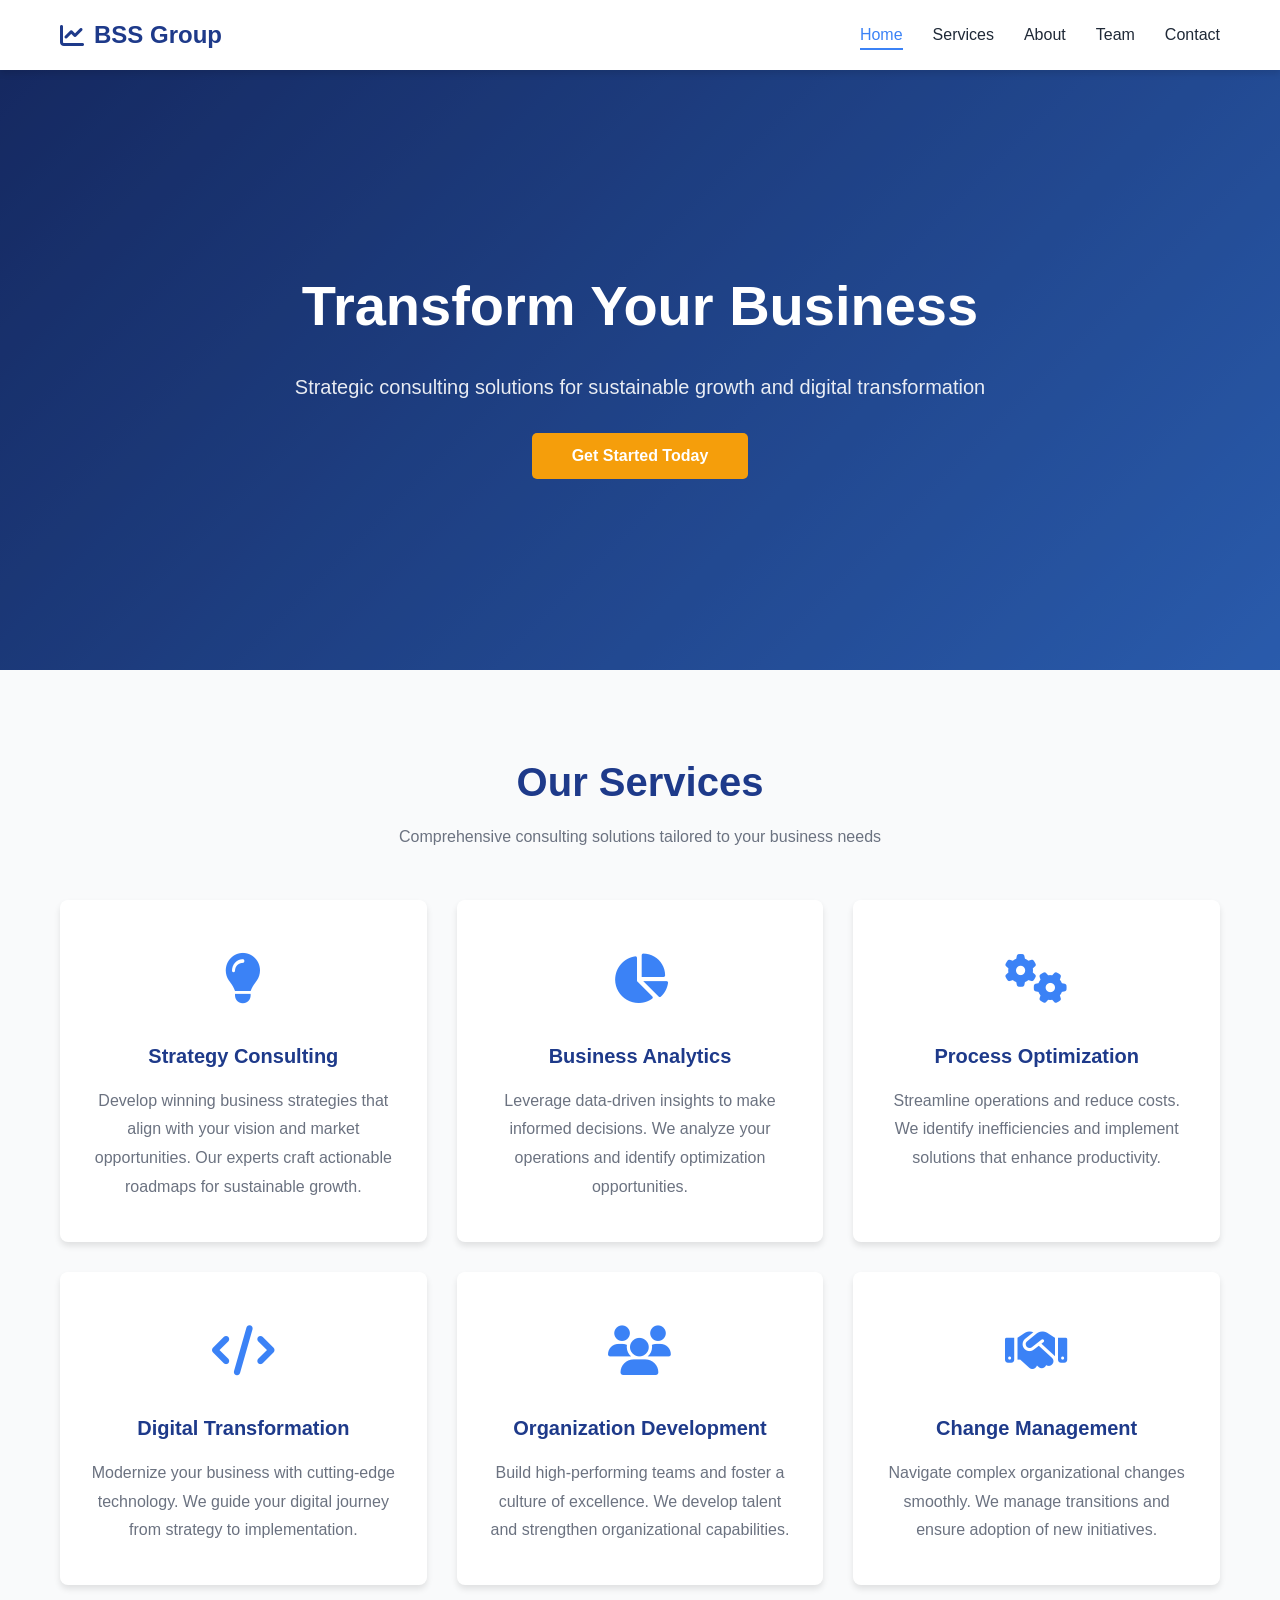
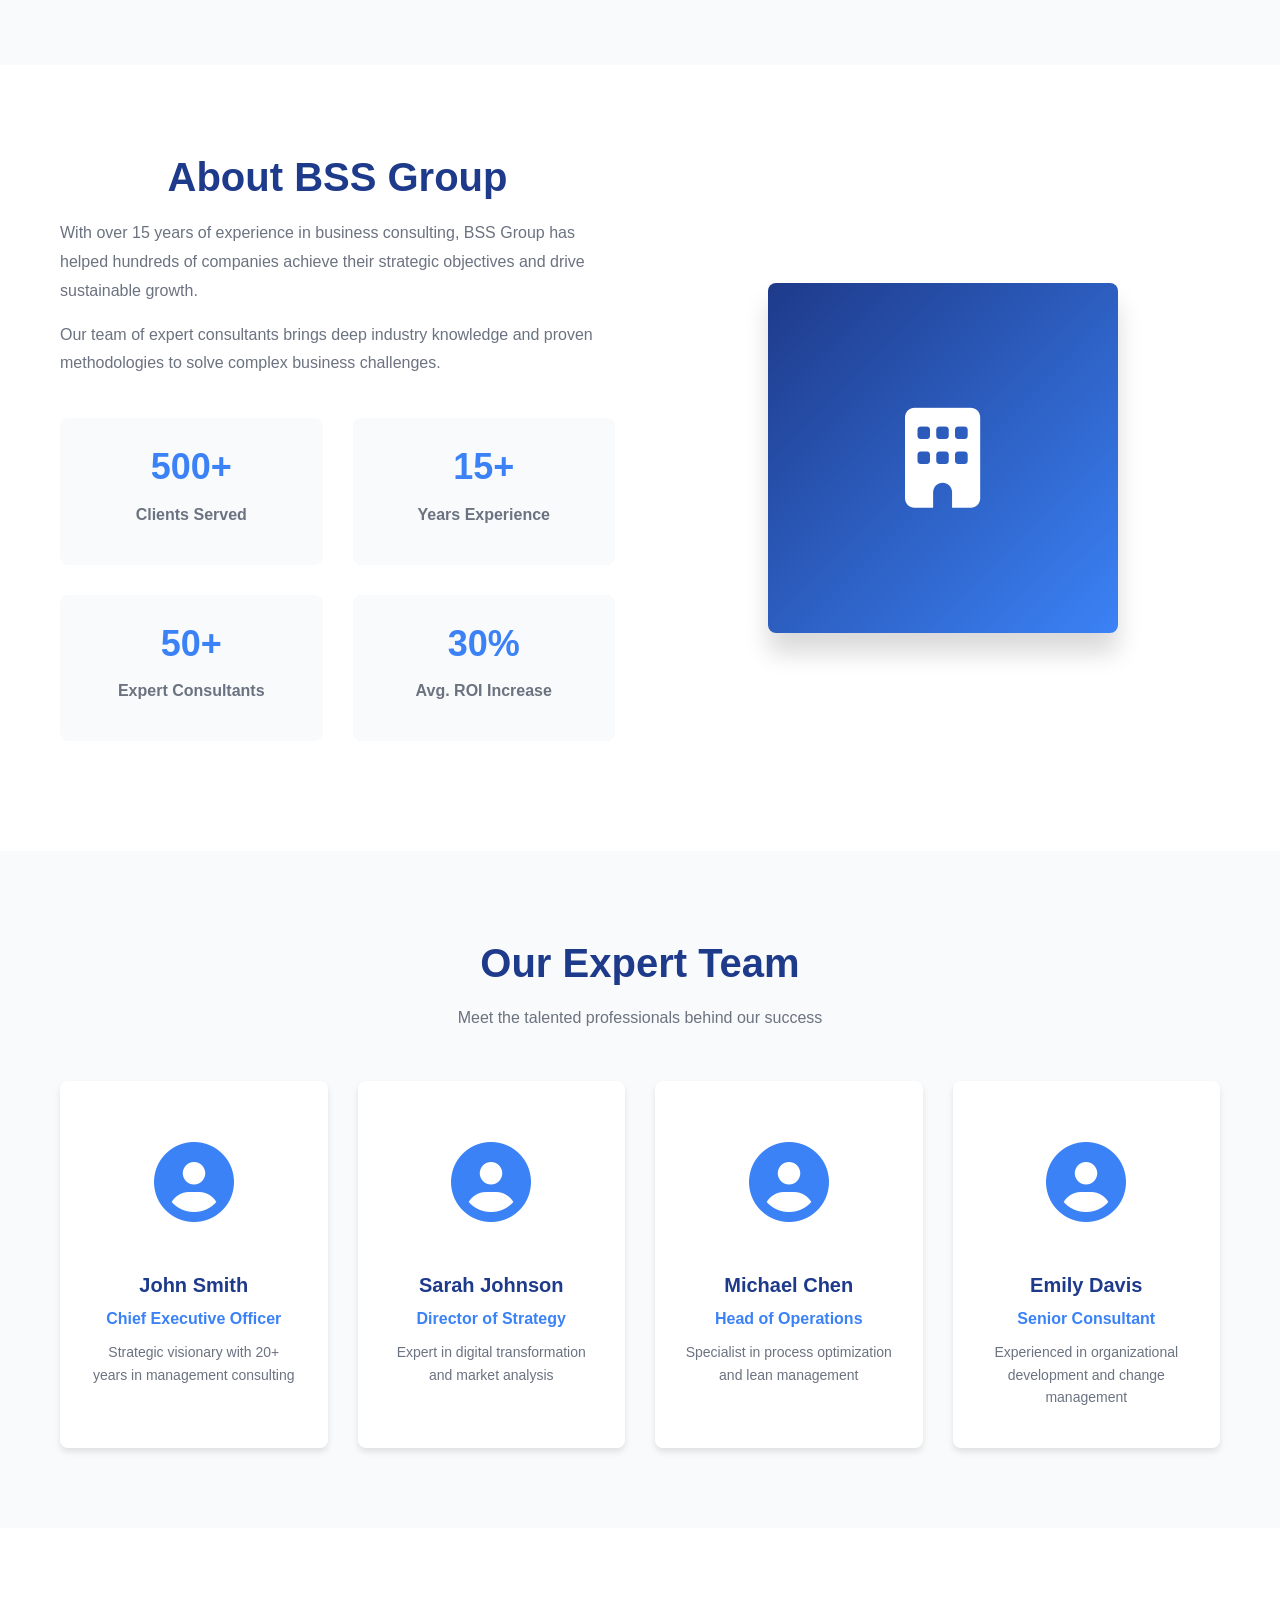
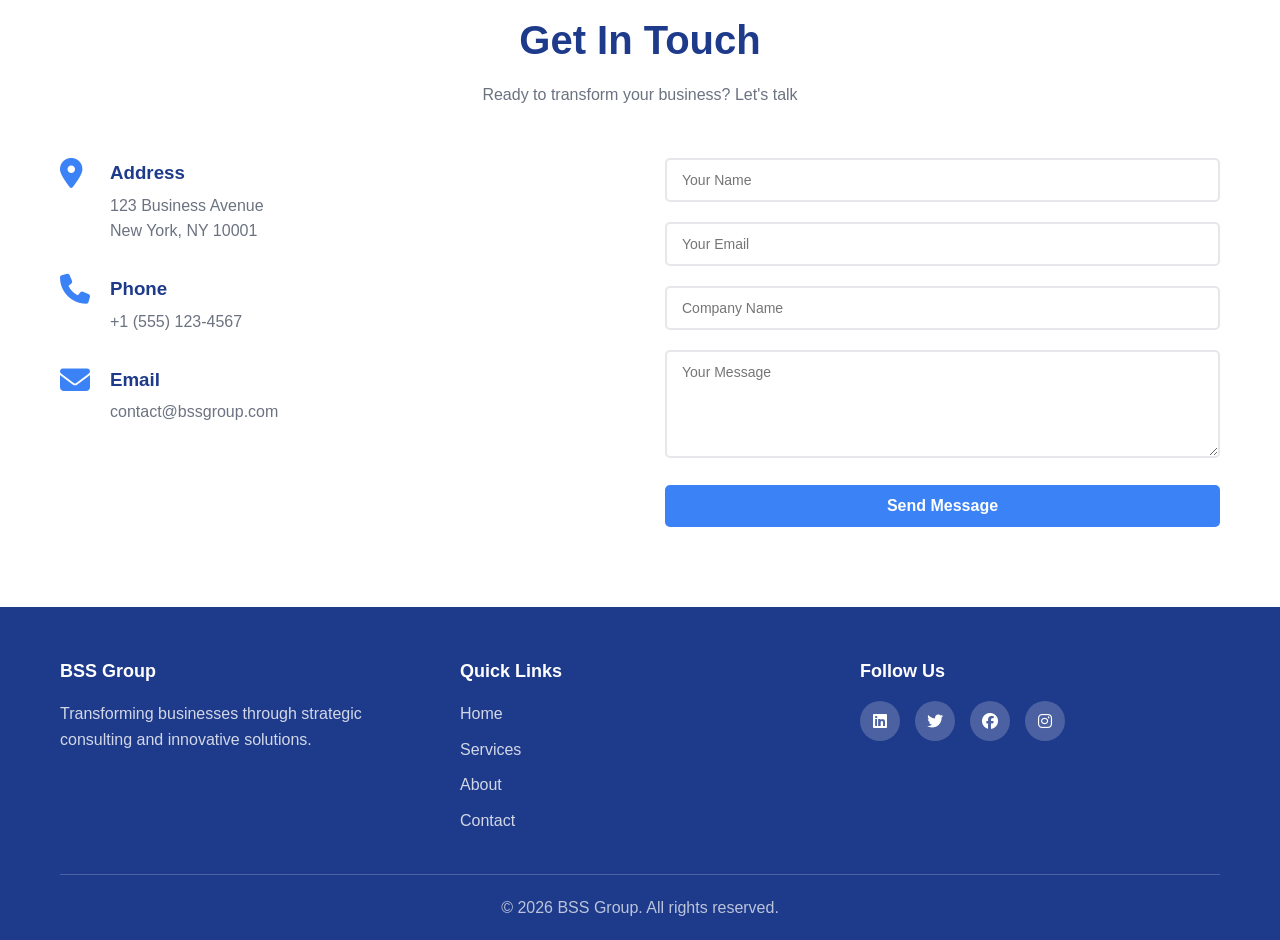
<file: index.html>
<!DOCTYPE html>
<html lang="en">
<head>
    <meta charset="UTF-8">
    <meta name="viewport" content="width=device-width, initial-scale=1.0">
    <title>BSS Group - Business Consulting Services</title>
    <link rel="stylesheet" href="styles.css">
    <link rel="stylesheet" href="https://cdnjs.cloudflare.com/ajax/libs/font-awesome/6.4.0/css/all.min.css">
</head>
<body>
    <!-- Navigation Bar -->
    <nav class="navbar">
        <div class="container">
            <div class="navbar-brand">
                <h1 class="logo"><i class="fas fa-chart-line"></i> BSS Group</h1>
            </div>
            <ul class="nav-menu">
                <li><a href="#home" class="nav-link">Home</a></li>
                <li><a href="#services" class="nav-link">Services</a></li>
                <li><a href="#about" class="nav-link">About</a></li>
                <li><a href="#team" class="nav-link">Team</a></li>
                <li><a href="#contact" class="nav-link">Contact</a></li>
            </ul>
            <div class="hamburger">
                <span></span>
                <span></span>
                <span></span>
            </div>
        </div>
    </nav>

    <!-- Hero Section -->
    <section id="home" class="hero">
        <div class="hero-content">
            <h2 class="hero-title">Transform Your Business</h2>
            <p class="hero-subtitle">Strategic consulting solutions for sustainable growth and digital transformation</p>
            <button class="cta-button">Get Started Today</button>
        </div>
        <div class="hero-overlay"></div>
    </section>

    <!-- Services Section -->
    <section id="services" class="services">
        <div class="container">
            <h2 class="section-title">Our Services</h2>
            <p class="section-subtitle">Comprehensive consulting solutions tailored to your business needs</p>
            
            <div class="services-grid">
                <div class="service-card">
                    <div class="service-icon">
                        <i class="fas fa-lightbulb"></i>
                    </div>
                    <h3>Strategy Consulting</h3>
                    <p>Develop winning business strategies that align with your vision and market opportunities. Our experts craft actionable roadmaps for sustainable growth.</p>
                </div>

                <div class="service-card">
                    <div class="service-icon">
                        <i class="fas fa-chart-pie"></i>
                    </div>
                    <h3>Business Analytics</h3>
                    <p>Leverage data-driven insights to make informed decisions. We analyze your operations and identify optimization opportunities.</p>
                </div>

                <div class="service-card">
                    <div class="service-icon">
                        <i class="fas fa-cogs"></i>
                    </div>
                    <h3>Process Optimization</h3>
                    <p>Streamline operations and reduce costs. We identify inefficiencies and implement solutions that enhance productivity.</p>
                </div>

                <div class="service-card">
                    <div class="service-icon">
                        <i class="fas fa-code"></i>
                    </div>
                    <h3>Digital Transformation</h3>
                    <p>Modernize your business with cutting-edge technology. We guide your digital journey from strategy to implementation.</p>
                </div>

                <div class="service-card">
                    <div class="service-icon">
                        <i class="fas fa-users"></i>
                    </div>
                    <h3>Organization Development</h3>
                    <p>Build high-performing teams and foster a culture of excellence. We develop talent and strengthen organizational capabilities.</p>
                </div>

                <div class="service-card">
                    <div class="service-icon">
                        <i class="fas fa-handshake"></i>
                    </div>
                    <h3>Change Management</h3>
                    <p>Navigate complex organizational changes smoothly. We manage transitions and ensure adoption of new initiatives.</p>
                </div>
            </div>
        </div>
    </section>

    <!-- About Section -->
    <section id="about" class="about">
        <div class="container">
            <div class="about-content">
                <div class="about-text">
                    <h2 class="section-title">About BSS Group</h2>
                    <p>With over 15 years of experience in business consulting, BSS Group has helped hundreds of companies achieve their strategic objectives and drive sustainable growth.</p>
                    <p>Our team of expert consultants brings deep industry knowledge and proven methodologies to solve complex business challenges.</p>
                    
                    <div class="about-stats">
                        <div class="stat">
                            <h3 class="stat-number">500+</h3>
                            <p class="stat-label">Clients Served</p>
                        </div>
                        <div class="stat">
                            <h3 class="stat-number">15+</h3>
                            <p class="stat-label">Years Experience</p>
                        </div>
                        <div class="stat">
                            <h3 class="stat-number">50+</h3>
                            <p class="stat-label">Expert Consultants</p>
                        </div>
                        <div class="stat">
                            <h3 class="stat-number">30%</h3>
                            <p class="stat-label">Avg. ROI Increase</p>
                        </div>
                    </div>
                </div>
                <div class="about-image">
                    <div class="placeholder-image">
                        <i class="fas fa-building"></i>
                    </div>
                </div>
            </div>
        </div>
    </section>

    <!-- Team Section -->
    <section id="team" class="team">
        <div class="container">
            <h2 class="section-title">Our Expert Team</h2>
            <p class="section-subtitle">Meet the talented professionals behind our success</p>
            
            <div class="team-grid">
                <div class="team-member">
                    <div class="member-image">
                        <i class="fas fa-user-circle"></i>
                    </div>
                    <h3>John Smith</h3>
                    <p class="member-role">Chief Executive Officer</p>
                    <p class="member-bio">Strategic visionary with 20+ years in management consulting</p>
                </div>

                <div class="team-member">
                    <div class="member-image">
                        <i class="fas fa-user-circle"></i>
                    </div>
                    <h3>Sarah Johnson</h3>
                    <p class="member-role">Director of Strategy</p>
                    <p class="member-bio">Expert in digital transformation and market analysis</p>
                </div>

                <div class="team-member">
                    <div class="member-image">
                        <i class="fas fa-user-circle"></i>
                    </div>
                    <h3>Michael Chen</h3>
                    <p class="member-role">Head of Operations</p>
                    <p class="member-bio">Specialist in process optimization and lean management</p>
                </div>

                <div class="team-member">
                    <div class="member-image">
                        <i class="fas fa-user-circle"></i>
                    </div>
                    <h3>Emily Davis</h3>
                    <p class="member-role">Senior Consultant</p>
                    <p class="member-bio">Experienced in organizational development and change management</p>
                </div>
            </div>
        </div>
    </section>

    <!-- Contact Section -->
    <section id="contact" class="contact">
        <div class="container">
            <h2 class="section-title">Get In Touch</h2>
            <p class="section-subtitle">Ready to transform your business? Let's talk</p>
            
            <div class="contact-content">
                <div class="contact-info">
                    <div class="info-item">
                        <i class="fas fa-map-marker-alt"></i>
                        <div>
                            <h3>Address</h3>
                            <p>123 Business Avenue<br>New York, NY 10001</p>
                        </div>
                    </div>
                    <div class="info-item">
                        <i class="fas fa-phone"></i>
                        <div>
                            <h3>Phone</h3>
                            <p>+1 (555) 123-4567</p>
                        </div>
                    </div>
                    <div class="info-item">
                        <i class="fas fa-envelope"></i>
                        <div>
                            <h3>Email</h3>
                            <p>contact@bssgroup.com</p>
                        </div>
                    </div>
                </div>

                <form class="contact-form">
                    <div class="form-group">
                        <input type="text" placeholder="Your Name" required>
                    </div>
                    <div class="form-group">
                        <input type="email" placeholder="Your Email" required>
                    </div>
                    <div class="form-group">
                        <input type="text" placeholder="Company Name" required>
                    </div>
                    <div class="form-group">
                        <textarea placeholder="Your Message" rows="5" required></textarea>
                    </div>
                    <button type="submit" class="submit-button">Send Message</button>
                </form>
            </div>
        </div>
    </section>

    <!-- Footer -->
    <footer class="footer">
        <div class="container">
            <div class="footer-content">
                <div class="footer-section">
                    <h3>BSS Group</h3>
                    <p>Transforming businesses through strategic consulting and innovative solutions.</p>
                </div>
                <div class="footer-section">
                    <h3>Quick Links</h3>
                    <ul>
                        <li><a href="#home">Home</a></li>
                        <li><a href="#services">Services</a></li>
                        <li><a href="#about">About</a></li>
                        <li><a href="#contact">Contact</a></li>
                    </ul>
                </div>
                <div class="footer-section">
                    <h3>Follow Us</h3>
                    <div class="social-links">
                        <a href="#"><i class="fab fa-linkedin"></i></a>
                        <a href="#"><i class="fab fa-twitter"></i></a>
                        <a href="#"><i class="fab fa-facebook"></i></a>
                        <a href="#"><i class="fab fa-instagram"></i></a>
                    </div>
                </div>
            </div>
            <div class="footer-bottom">
                <p>&copy; 2026 BSS Group. All rights reserved.</p>
            </div>
        </div>
    </footer>

    <script src="script.js"></script>
</body>
</html>
</file>
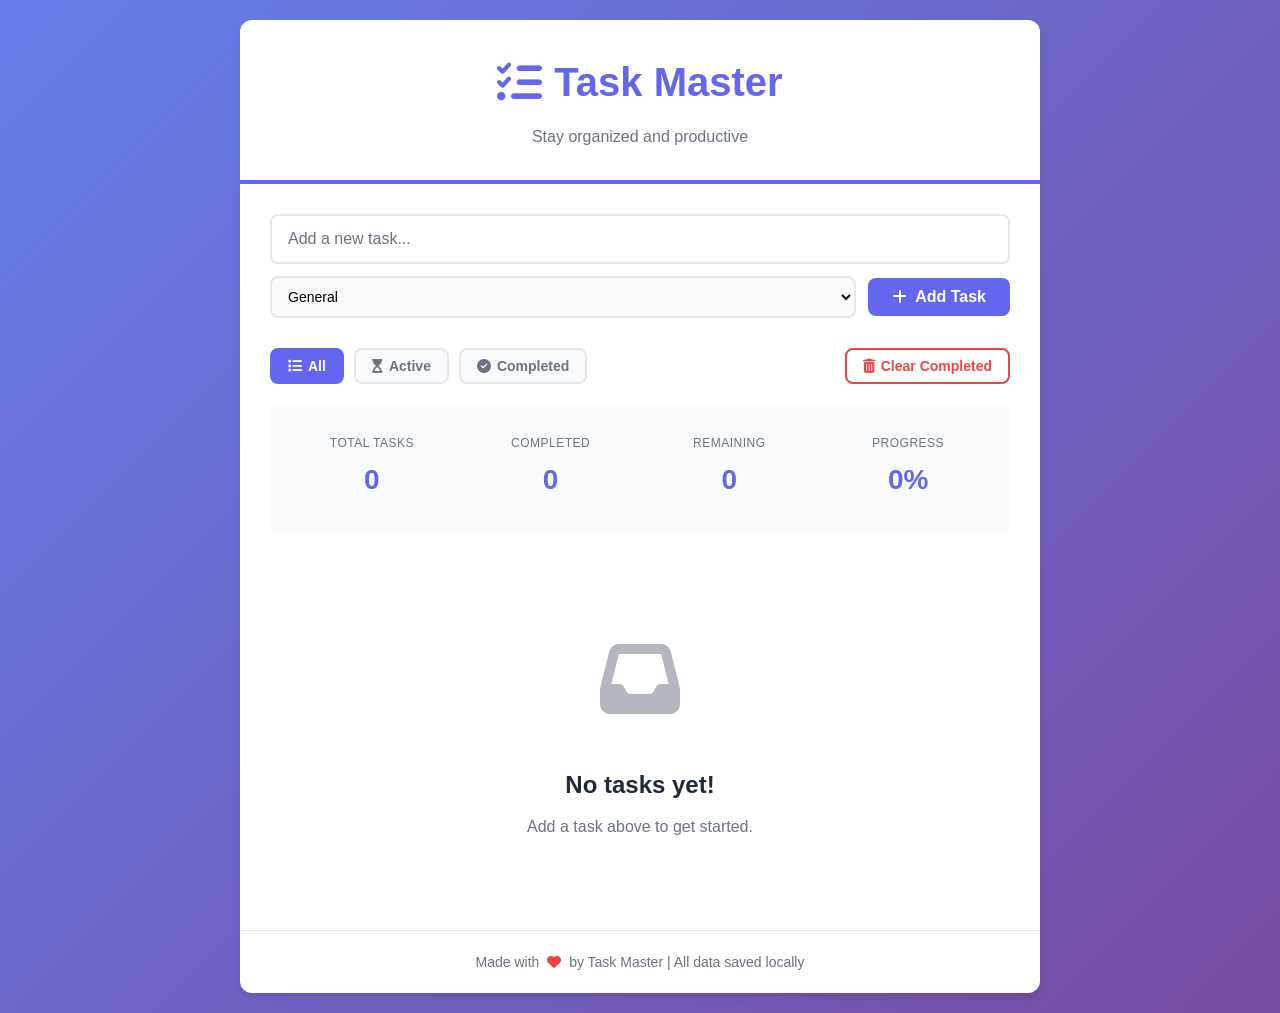
<file: todo-app.html>
<!DOCTYPE html>
<html lang="en">
<head>
    <meta charset="UTF-8">
    <meta name="viewport" content="width=device-width, initial-scale=1.0">
    <title>Task Master - Todo List Application</title>
    <link rel="stylesheet" href="todo-styles.css">
    <link rel="stylesheet" href="https://cdnjs.cloudflare.com/ajax/libs/font-awesome/6.4.0/css/all.min.css">
</head>
<body>
    <div class="container">
        <!-- Header -->
        <div class="header">
            <div class="header-content">
                <h1 class="app-title">
                    <i class="fas fa-tasks"></i> Task Master
                </h1>
                <p class="app-subtitle">Stay organized and productive</p>
            </div>
        </div>

        <!-- Main Content -->
        <div class="main-content">
            <!-- Input Section -->
            <div class="input-section">
                <div class="input-wrapper">
                    <input 
                        type="text" 
                        id="todoInput" 
                        class="todo-input" 
                        placeholder="Add a new task..."
                        autocomplete="off"
                    >
                    <div class="input-actions">
                        <select id="categorySelect" class="category-select">
                            <option value="general">General</option>
                            <option value="work">Work</option>
                            <option value="personal">Personal</option>
                            <option value="shopping">Shopping</option>
                            <option value="health">Health</option>
                        </select>
                        <button id="addBtn" class="add-btn">
                            <i class="fas fa-plus"></i> Add Task
                        </button>
                    </div>
                </div>
            </div>

            <!-- Filter Section -->
            <div class="filter-section">
                <div class="filter-buttons">
                    <button class="filter-btn active" data-filter="all">
                        <i class="fas fa-list"></i> All
                    </button>
                    <button class="filter-btn" data-filter="active">
                        <i class="fas fa-hourglass-start"></i> Active
                    </button>
                    <button class="filter-btn" data-filter="completed">
                        <i class="fas fa-check-circle"></i> Completed
                    </button>
                </div>
                <div class="filter-actions">
                    <button id="clearCompletedBtn" class="clear-btn">
                        <i class="fas fa-trash-alt"></i> Clear Completed
                    </button>
                </div>
            </div>

            <!-- Stats Section -->
            <div class="stats-section">
                <div class="stat-item">
                    <span class="stat-label">Total Tasks</span>
                    <span class="stat-value" id="totalStats">0</span>
                </div>
                <div class="stat-item">
                    <span class="stat-label">Completed</span>
                    <span class="stat-value" id="completedStats">0</span>
                </div>
                <div class="stat-item">
                    <span class="stat-label">Remaining</span>
                    <span class="stat-value" id="remainingStats">0</span>
                </div>
                <div class="stat-item">
                    <span class="stat-label">Progress</span>
                    <span class="stat-value" id="progressStats">0%</span>
                </div>
            </div>

            <!-- Todo List Section -->
            <div class="todo-section">
                <div id="todoList" class="todo-list">
                    <!-- Todos will be dynamically added here -->
                </div>

                <!-- Empty State -->
                <div id="emptyState" class="empty-state">
                    <div class="empty-icon">
                        <i class="fas fa-inbox"></i>
                    </div>
                    <h3>No tasks yet!</h3>
                    <p>Add a task above to get started.</p>
                </div>
            </div>
        </div>

        <!-- Footer -->
        <div class="footer">
            <p>Made with <i class="fas fa-heart"></i> by Task Master | All data saved locally</p>
        </div>
    </div>

    <!-- Edit Modal -->
    <div id="editModal" class="modal">
        <div class="modal-content">
            <div class="modal-header">
                <h2>Edit Task</h2>
                <button class="modal-close">&times;</button>
            </div>
            <div class="modal-body">
                <input type="text" id="editInput" class="modal-input" placeholder="Edit your task...">
                <select id="editCategorySelect" class="modal-select">
                    <option value="general">General</option>
                    <option value="work">Work</option>
                    <option value="personal">Personal</option>
                    <option value="shopping">Shopping</option>
                    <option value="health">Health</option>
                </select>
                <input type="datetime-local" id="editDueDate" class="modal-input">
            </div>
            <div class="modal-footer">
                <button id="cancelEditBtn" class="btn-secondary">Cancel</button>
                <button id="saveEditBtn" class="btn-primary">Save Changes</button>
            </div>
        </div>
    </div>

    <script src="todo-script.js"></script>
</body>
</html>
</file>
<file: styles.css>
* {
    margin: 0;
    padding: 0;
    box-sizing: border-box;
}

:root {
    --primary-color: #1e3a8a;
    --secondary-color: #3b82f6;
    --accent-color: #f59e0b;
    --text-color: #1f2937;
    --light-bg: #f9fafb;
    --white: #ffffff;
    --shadow: 0 4px 6px rgba(0, 0, 0, 0.1);
    --shadow-lg: 0 20px 25px rgba(0, 0, 0, 0.15);
}

body {
    font-family: 'Segoe UI', Tahoma, Geneva, Verdana, sans-serif;
    color: var(--text-color);
    line-height: 1.6;
    overflow-x: hidden;
}

.container {
    max-width: 1200px;
    margin: 0 auto;
    padding: 0 20px;
}

/* Navbar Styles */
.navbar {
    background: var(--white);
    box-shadow: var(--shadow);
    position: sticky;
    top: 0;
    z-index: 100;
}

.navbar .container {
    display: flex;
    justify-content: space-between;
    align-items: center;
    height: 70px;
}

.navbar-brand .logo {
    font-size: 24px;
    color: var(--primary-color);
    font-weight: bold;
    display: flex;
    align-items: center;
    gap: 10px;
}

.nav-menu {
    display: flex;
    list-style: none;
    gap: 30px;
}

.nav-link {
    text-decoration: none;
    color: var(--text-color);
    font-weight: 500;
    transition: color 0.3s ease;
}

.nav-link:hover {
    color: var(--secondary-color);
}

.hamburger {
    display: none;
    flex-direction: column;
    cursor: pointer;
}

.hamburger span {
    width: 25px;
    height: 3px;
    background: var(--primary-color);
    margin: 5px 0;
    transition: 0.3s;
}

/* Hero Section */
.hero {
    position: relative;
    height: 600px;
    background: linear-gradient(135deg, var(--primary-color) 0%, var(--secondary-color) 100%);
    display: flex;
    align-items: center;
    justify-content: center;
    color: var(--white);
    text-align: center;
    overflow: hidden;
}

.hero-overlay {
    position: absolute;
    top: 0;
    left: 0;
    right: 0;
    bottom: 0;
    background: rgba(0, 0, 0, 0.3);
    animation: slideIn 0.8s ease-out;
}

.hero-content {
    position: relative;
    z-index: 2;
    max-width: 700px;
    animation: fadeInUp 0.8s ease-out;
}

.hero-title {
    font-size: 56px;
    margin-bottom: 20px;
    font-weight: bold;
}

.hero-subtitle {
    font-size: 20px;
    margin-bottom: 30px;
    opacity: 0.9;
}

.cta-button {
    background: var(--accent-color);
    color: var(--white);
    border: none;
    padding: 14px 40px;
    font-size: 16px;
    border-radius: 5px;
    cursor: pointer;
    transition: all 0.3s ease;
    font-weight: 600;
}

.cta-button:hover {
    background: #d97706;
    transform: translateY(-2px);
    box-shadow: var(--shadow-lg);
}

/* Services Section */
.services {
    padding: 80px 0;
    background: var(--light-bg);
}

.section-title {
    font-size: 40px;
    color: var(--primary-color);
    text-align: center;
    margin-bottom: 10px;
    font-weight: bold;
}

.section-subtitle {
    text-align: center;
    color: #6b7280;
    font-size: 16px;
    margin-bottom: 50px;
}

.services-grid {
    display: grid;
    grid-template-columns: repeat(auto-fit, minmax(320px, 1fr));
    gap: 30px;
}

.service-card {
    background: var(--white);
    padding: 40px 30px;
    border-radius: 8px;
    text-align: center;
    box-shadow: var(--shadow);
    transition: all 0.3s ease;
}

.service-card:hover {
    transform: translateY(-10px);
    box-shadow: var(--shadow-lg);
}

.service-icon {
    font-size: 50px;
    color: var(--secondary-color);
    margin-bottom: 20px;
}

.service-card h3 {
    font-size: 20px;
    margin-bottom: 15px;
    color: var(--primary-color);
}

.service-card p {
    color: #6b7280;
    line-height: 1.8;
}

/* About Section */
.about {
    padding: 80px 0;
    background: var(--white);
}

.about-content {
    display: grid;
    grid-template-columns: 1fr 1fr;
    gap: 50px;
    align-items: center;
}

.about-text {
    margin-bottom: 30px;
}

.about-text p {
    margin-bottom: 15px;
    color: #6b7280;
    line-height: 1.8;
    font-size: 16px;
}

.about-stats {
    display: grid;
    grid-template-columns: repeat(2, 1fr);
    gap: 30px;
    margin-top: 40px;
}

.stat {
    padding: 20px;
    background: var(--light-bg);
    border-radius: 8px;
    text-align: center;
}

.stat-number {
    font-size: 36px;
    color: var(--secondary-color);
    font-weight: bold;
    margin-bottom: 5px;
}

.stat-label {
    color: var(--text-color);
    font-weight: 600;
}

.about-image {
    display: flex;
    align-items: center;
    justify-content: center;
}

.placeholder-image {
    width: 350px;
    height: 350px;
    background: linear-gradient(135deg, var(--primary-color) 0%, var(--secondary-color) 100%);
    border-radius: 8px;
    display: flex;
    align-items: center;
    justify-content: center;
    font-size: 100px;
    color: var(--white);
    box-shadow: var(--shadow-lg);
}

/* Team Section */
.team {
    padding: 80px 0;
    background: var(--light-bg);
}

.team-grid {
    display: grid;
    grid-template-columns: repeat(auto-fit, minmax(250px, 1fr));
    gap: 30px;
}

.team-member {
    background: var(--white);
    padding: 40px 30px;
    border-radius: 8px;
    text-align: center;
    box-shadow: var(--shadow);
    transition: all 0.3s ease;
}

.team-member:hover {
    transform: translateY(-10px);
    box-shadow: var(--shadow-lg);
}

.member-image {
    font-size: 80px;
    color: var(--secondary-color);
    margin-bottom: 20px;
}

.team-member h3 {
    font-size: 20px;
    color: var(--primary-color);
    margin-bottom: 5px;
}

.member-role {
    color: var(--secondary-color);
    font-weight: 600;
    margin-bottom: 10px;
}

.member-bio {
    color: #6b7280;
    font-size: 14px;
    line-height: 1.6;
}

/* Contact Section */
.contact {
    padding: 80px 0;
    background: var(--white);
}

.contact-content {
    display: grid;
    grid-template-columns: 1fr 1fr;
    gap: 50px;
    margin-top: 50px;
}

.contact-info {
    display: flex;
    flex-direction: column;
    gap: 30px;
}

.info-item {
    display: flex;
    gap: 20px;
}

.info-item i {
    font-size: 30px;
    color: var(--secondary-color);
    min-width: 30px;
}

.info-item h3 {
    color: var(--primary-color);
    margin-bottom: 5px;
}

.info-item p {
    color: #6b7280;
}

.contact-form {
    display: flex;
    flex-direction: column;
    gap: 20px;
}

.form-group input,
.form-group textarea {
    width: 100%;
    padding: 12px 15px;
    border: 2px solid #e5e7eb;
    border-radius: 5px;
    font-family: inherit;
    font-size: 14px;
    transition: all 0.3s ease;
}

.form-group input:focus,
.form-group textarea:focus {
    outline: none;
    border-color: var(--secondary-color);
    box-shadow: 0 0 0 3px rgba(59, 130, 246, 0.1);
}

.submit-button {
    background: var(--secondary-color);
    color: var(--white);
    border: none;
    padding: 12px 30px;
    border-radius: 5px;
    cursor: pointer;
    font-size: 16px;
    font-weight: 600;
    transition: all 0.3s ease;
}

.submit-button:hover {
    background: var(--primary-color);
    transform: translateY(-2px);
    box-shadow: var(--shadow-lg);
}

/* Footer */
.footer {
    background: var(--primary-color);
    color: var(--white);
    padding: 50px 0 20px;
}

.footer-content {
    display: grid;
    grid-template-columns: repeat(auto-fit, minmax(250px, 1fr));
    gap: 40px;
    margin-bottom: 30px;
}

.footer-section h3 {
    margin-bottom: 15px;
    font-size: 18px;
}

.footer-section p {
    color: rgba(255, 255, 255, 0.8);
    line-height: 1.6;
}

.footer-section ul {
    list-style: none;
}

.footer-section ul li {
    margin-bottom: 10px;
}

.footer-section ul li a {
    color: rgba(255, 255, 255, 0.8);
    text-decoration: none;
    transition: color 0.3s ease;
}

.footer-section ul li a:hover {
    color: var(--accent-color);
}

.social-links {
    display: flex;
    gap: 15px;
}

.social-links a {
    display: inline-flex;
    align-items: center;
    justify-content: center;
    width: 40px;
    height: 40px;
    background: rgba(255, 255, 255, 0.2);
    border-radius: 50%;
    color: var(--white);
    text-decoration: none;
    transition: all 0.3s ease;
}

.social-links a:hover {
    background: var(--accent-color);
}

.footer-bottom {
    text-align: center;
    padding-top: 20px;
    border-top: 1px solid rgba(255, 255, 255, 0.2);
    color: rgba(255, 255, 255, 0.7);
}

/* Animations */
@keyframes slideIn {
    from {
        opacity: 0;
        transform: translateX(100%);
    }
    to {
        opacity: 1;
        transform: translateX(0);
    }
}

@keyframes fadeInUp {
    from {
        opacity: 0;
        transform: translateY(30px);
    }
    to {
        opacity: 1;
        transform: translateY(0);
    }
}

/* Responsive Design */
@media (max-width: 768px) {
    .hamburger {
        display: flex;
    }

    .nav-menu {
        position: fixed;
        left: -100%;
        top: 70px;
        flex-direction: column;
        background-color: var(--white);
        width: 100%;
        text-align: center;
        transition: 0.3s;
        box-shadow: var(--shadow);
        padding: 20px 0;
        gap: 0;
    }

    .nav-menu.active {
        left: 0;
    }

    .nav-menu li {
        padding: 15px 0;
    }

    .hero-title {
        font-size: 36px;
    }

    .hero-subtitle {
        font-size: 16px;
    }

    .section-title {
        font-size: 32px;
    }

    .about-content,
    .contact-content {
        grid-template-columns: 1fr;
    }

    .placeholder-image {
        width: 250px;
        height: 250px;
    }

    .about-stats {
        grid-template-columns: 1fr 1fr;
    }

    .services-grid,
    .team-grid {
        grid-template-columns: 1fr;
    }

    .hero {
        height: 400px;
    }
}

@media (max-width: 480px) {
    .hero-title {
        font-size: 28px;
    }

    .hero-subtitle {
        font-size: 14px;
    }

    .section-title {
        font-size: 24px;
    }

    .cta-button {
        padding: 12px 30px;
        font-size: 14px;
    }

    .about-stats {
        grid-template-columns: 1fr;
    }
}
</file>
<file: todo-styles.css>
* {
    margin: 0;
    padding: 0;
    box-sizing: border-box;
}

:root {
    --primary-color: #6366f1;
    --primary-dark: #4f46e5;
    --primary-light: #818cf8;
    --secondary-color: #ec4899;
    --success-color: #10b981;
    --warning-color: #f59e0b;
    --danger-color: #ef4444;
    --dark-bg: #1f2937;
    --light-bg: #f9fafb;
    --card-bg: #ffffff;
    --text-primary: #1f2937;
    --text-secondary: #6b7280;
    --border-color: #e5e7eb;
    --shadow: 0 4px 6px rgba(0, 0, 0, 0.1);
    --shadow-lg: 0 20px 25px rgba(0, 0, 0, 0.15);
}

body {
    font-family: 'Segoe UI', Tahoma, Geneva, Verdana, sans-serif;
    background: linear-gradient(135deg, #667eea 0%, #764ba2 100%);
    color: var(--text-primary);
    line-height: 1.6;
    min-height: 100vh;
    padding: 20px;
}

.container {
    max-width: 800px;
    margin: 0 auto;
    display: flex;
    flex-direction: column;
    min-height: 100vh;
}

/* Header */
.header {
    background: var(--card-bg);
    padding: 30px;
    border-radius: 12px 12px 0 0;
    box-shadow: var(--shadow);
    text-align: center;
    border-bottom: 4px solid var(--primary-color);
}

.header-content {
    margin: 0;
}

.app-title {
    font-size: 40px;
    color: var(--primary-color);
    margin-bottom: 10px;
    display: flex;
    align-items: center;
    justify-content: center;
    gap: 12px;
}

.app-title i {
    font-size: 45px;
}

.app-subtitle {
    color: var(--text-secondary);
    font-size: 16px;
}

/* Main Content */
.main-content {
    background: var(--card-bg);
    flex: 1;
    padding: 30px;
    box-shadow: var(--shadow);
}

/* Input Section */
.input-section {
    margin-bottom: 30px;
}

.input-wrapper {
    display: flex;
    flex-direction: column;
    gap: 12px;
}

.todo-input {
    width: 100%;
    padding: 14px 16px;
    border: 2px solid var(--border-color);
    border-radius: 8px;
    font-size: 16px;
    font-family: inherit;
    transition: all 0.3s ease;
}

.todo-input:focus {
    outline: none;
    border-color: var(--primary-color);
    box-shadow: 0 0 0 3px rgba(99, 102, 241, 0.1);
}

.todo-input::placeholder {
    color: var(--text-secondary);
}

.input-actions {
    display: flex;
    gap: 12px;
    align-items: center;
}

.category-select {
    flex: 1;
    padding: 10px 12px;
    border: 2px solid var(--border-color);
    border-radius: 8px;
    font-size: 14px;
    font-family: inherit;
    background: var(--light-bg);
    cursor: pointer;
    transition: all 0.3s ease;
}

.category-select:focus {
    outline: none;
    border-color: var(--primary-color);
}

.add-btn {
    padding: 10px 24px;
    background: var(--primary-color);
    color: white;
    border: none;
    border-radius: 8px;
    cursor: pointer;
    font-size: 16px;
    font-weight: 600;
    display: flex;
    align-items: center;
    gap: 8px;
    transition: all 0.3s ease;
    white-space: nowrap;
}

.add-btn:hover {
    background: var(--primary-dark);
    transform: translateY(-2px);
    box-shadow: var(--shadow-lg);
}

.add-btn:active {
    transform: translateY(0);
}

/* Filter Section */
.filter-section {
    display: flex;
    justify-content: space-between;
    align-items: center;
    margin-bottom: 20px;
    gap: 12px;
    flex-wrap: wrap;
}

.filter-buttons {
    display: flex;
    gap: 10px;
    flex-wrap: wrap;
}

.filter-btn {
    padding: 8px 16px;
    border: 2px solid var(--border-color);
    background: var(--light-bg);
    color: var(--text-secondary);
    border-radius: 8px;
    cursor: pointer;
    font-size: 14px;
    font-weight: 600;
    display: flex;
    align-items: center;
    gap: 6px;
    transition: all 0.3s ease;
}

.filter-btn:hover {
    border-color: var(--primary-color);
    color: var(--primary-color);
}

.filter-btn.active {
    background: var(--primary-color);
    color: white;
    border-color: var(--primary-color);
}

.filter-actions {
    display: flex;
    gap: 10px;
}

.clear-btn {
    padding: 8px 16px;
    background: transparent;
    color: var(--danger-color);
    border: 2px solid var(--danger-color);
    border-radius: 8px;
    cursor: pointer;
    font-size: 14px;
    font-weight: 600;
    display: flex;
    align-items: center;
    gap: 6px;
    transition: all 0.3s ease;
}

.clear-btn:hover {
    background: var(--danger-color);
    color: white;
}

/* Stats Section */
.stats-section {
    display: grid;
    grid-template-columns: repeat(auto-fit, minmax(150px, 1fr));
    gap: 15px;
    margin-bottom: 25px;
    padding: 20px;
    background: var(--light-bg);
    border-radius: 8px;
}

.stat-item {
    text-align: center;
    padding: 10px;
}

.stat-label {
    display: block;
    font-size: 12px;
    color: var(--text-secondary);
    text-transform: uppercase;
    letter-spacing: 0.5px;
    margin-bottom: 5px;
}

.stat-value {
    display: block;
    font-size: 28px;
    font-weight: bold;
    color: var(--primary-color);
}

/* Todo Section */
.todo-section {
    position: relative;
}

.todo-list {
    display: flex;
    flex-direction: column;
    gap: 12px;
}

/* Todo Item */
.todo-item {
    display: flex;
    align-items: center;
    gap: 12px;
    padding: 16px;
    background: var(--light-bg);
    border-radius: 8px;
    border-left: 4px solid var(--primary-color);
    transition: all 0.3s ease;
    animation: slideIn 0.3s ease-out;
}

.todo-item.completed {
    opacity: 0.7;
    background: rgba(16, 185, 129, 0.1);
    border-left-color: var(--success-color);
}

.todo-item:hover {
    box-shadow: var(--shadow);
    transform: translateX(4px);
}

.todo-checkbox {
    width: 24px;
    height: 24px;
    cursor: pointer;
    accent-color: var(--success-color);
    flex-shrink: 0;
}

.todo-content {
    flex: 1;
    min-width: 0;
}

.todo-text {
    font-size: 16px;
    color: var(--text-primary);
    word-break: break-word;
    margin-bottom: 6px;
}

.todo-item.completed .todo-text {
    text-decoration: line-through;
    color: var(--text-secondary);
}

.todo-meta {
    display: flex;
    gap: 12px;
    flex-wrap: wrap;
    align-items: center;
    font-size: 12px;
    color: var(--text-secondary);
}

.todo-category {
    display: inline-block;
    padding: 3px 10px;
    border-radius: 12px;
    background: var(--primary-light);
    color: white;
    font-size: 11px;
    font-weight: 600;
}

.todo-category.work {
    background: #3b82f6;
}

.todo-category.personal {
    background: #ec4899;
}

.todo-category.shopping {
    background: #f59e0b;
}

.todo-category.health {
    background: #10b981;
}

.todo-duedate {
    display: flex;
    align-items: center;
    gap: 4px;
}

.todo-duedate i {
    font-size: 12px;
}

.todo-actions {
    display: flex;
    gap: 8px;
    flex-shrink: 0;
}

.action-btn {
    width: 36px;
    height: 36px;
    border: none;
    border-radius: 6px;
    cursor: pointer;
    display: flex;
    align-items: center;
    justify-content: center;
    font-size: 16px;
    transition: all 0.3s ease;
    background: transparent;
}

.action-btn:hover {
    transform: scale(1.1);
}

.edit-btn {
    color: var(--primary-color);
    background: rgba(99, 102, 241, 0.1);
}

.edit-btn:hover {
    background: rgba(99, 102, 241, 0.2);
}

.delete-btn {
    color: var(--danger-color);
    background: rgba(239, 68, 68, 0.1);
}

.delete-btn:hover {
    background: rgba(239, 68, 68, 0.2);
}

/* Empty State */
.empty-state {
    text-align: center;
    padding: 60px 20px;
    display: none;
}

.empty-state.show {
    display: block;
}

.empty-icon {
    font-size: 80px;
    color: var(--text-secondary);
    margin-bottom: 20px;
    opacity: 0.5;
}

.empty-state h3 {
    font-size: 24px;
    color: var(--text-primary);
    margin-bottom: 10px;
}

.empty-state p {
    color: var(--text-secondary);
    font-size: 16px;
}

/* Modal */
.modal {
    display: none;
    position: fixed;
    top: 0;
    left: 0;
    right: 0;
    bottom: 0;
    background: rgba(0, 0, 0, 0.5);
    z-index: 1000;
    align-items: center;
    justify-content: center;
    animation: fadeIn 0.3s ease;
}

.modal.show {
    display: flex;
}

.modal-content {
    background: var(--card-bg);
    border-radius: 12px;
    box-shadow: var(--shadow-lg);
    width: 90%;
    max-width: 500px;
    animation: slideUp 0.3s ease;
}

.modal-header {
    display: flex;
    justify-content: space-between;
    align-items: center;
    padding: 20px;
    border-bottom: 1px solid var(--border-color);
}

.modal-header h2 {
    font-size: 24px;
    color: var(--text-primary);
}

.modal-close {
    width: 36px;
    height: 36px;
    border: none;
    background: transparent;
    font-size: 28px;
    color: var(--text-secondary);
    cursor: pointer;
    display: flex;
    align-items: center;
    justify-content: center;
    transition: color 0.3s ease;
}

.modal-close:hover {
    color: var(--text-primary);
}

.modal-body {
    padding: 20px;
    display: flex;
    flex-direction: column;
    gap: 15px;
}

.modal-input,
.modal-select {
    padding: 12px 14px;
    border: 2px solid var(--border-color);
    border-radius: 8px;
    font-size: 16px;
    font-family: inherit;
    transition: all 0.3s ease;
}

.modal-input:focus,
.modal-select:focus {
    outline: none;
    border-color: var(--primary-color);
    box-shadow: 0 0 0 3px rgba(99, 102, 241, 0.1);
}

.modal-footer {
    display: flex;
    gap: 12px;
    padding: 20px;
    border-top: 1px solid var(--border-color);
    justify-content: flex-end;
}

.btn-primary,
.btn-secondary {
    padding: 10px 20px;
    border: none;
    border-radius: 8px;
    cursor: pointer;
    font-size: 14px;
    font-weight: 600;
    transition: all 0.3s ease;
}

.btn-primary {
    background: var(--primary-color);
    color: white;
}

.btn-primary:hover {
    background: var(--primary-dark);
    transform: translateY(-2px);
}

.btn-secondary {
    background: var(--light-bg);
    color: var(--text-primary);
    border: 2px solid var(--border-color);
}

.btn-secondary:hover {
    border-color: var(--text-primary);
}

/* Footer */
.footer {
    background: var(--card-bg);
    padding: 20px;
    border-radius: 0 0 12px 12px;
    text-align: center;
    color: var(--text-secondary);
    font-size: 14px;
    box-shadow: var(--shadow);
    border-top: 1px solid var(--border-color);
}

.footer i {
    color: var(--danger-color);
    margin: 0 4px;
}

/* Animations */
@keyframes slideIn {
    from {
        opacity: 0;
        transform: translateX(-20px);
    }
    to {
        opacity: 1;
        transform: translateX(0);
    }
}

@keyframes slideUp {
    from {
        opacity: 0;
        transform: translateY(20px);
    }
    to {
        opacity: 1;
        transform: translateY(0);
    }
}

@keyframes fadeIn {
    from {
        opacity: 0;
    }
    to {
        opacity: 1;
    }
}

/* Responsive Design */
@media (max-width: 600px) {
    .container {
        padding: 10px;
    }

    .header {
        padding: 20px;
    }

    .app-title {
        font-size: 28px;
    }

    .main-content {
        padding: 15px;
    }

    .input-actions {
        flex-direction: column;
    }

    .filter-section {
        flex-direction: column;
        align-items: stretch;
    }

    .filter-buttons {
        justify-content: space-between;
    }

    .filter-btn {
        flex: 1;
        justify-content: center;
    }

    .filter-actions {
        justify-content: stretch;
    }

    .clear-btn {
        flex: 1;
        justify-content: center;
    }

    .stats-section {
        grid-template-columns: repeat(2, 1fr);
    }

    .todo-item {
        flex-direction: column;
        align-items: flex-start;
    }

    .todo-actions {
        width: 100%;
        justify-content: flex-end;
    }

    .modal-content {
        width: 95%;
    }

    .modal-footer {
        flex-direction: column-reverse;
    }

    .btn-primary,
    .btn-secondary {
        flex: 1;
    }
}
</file>
